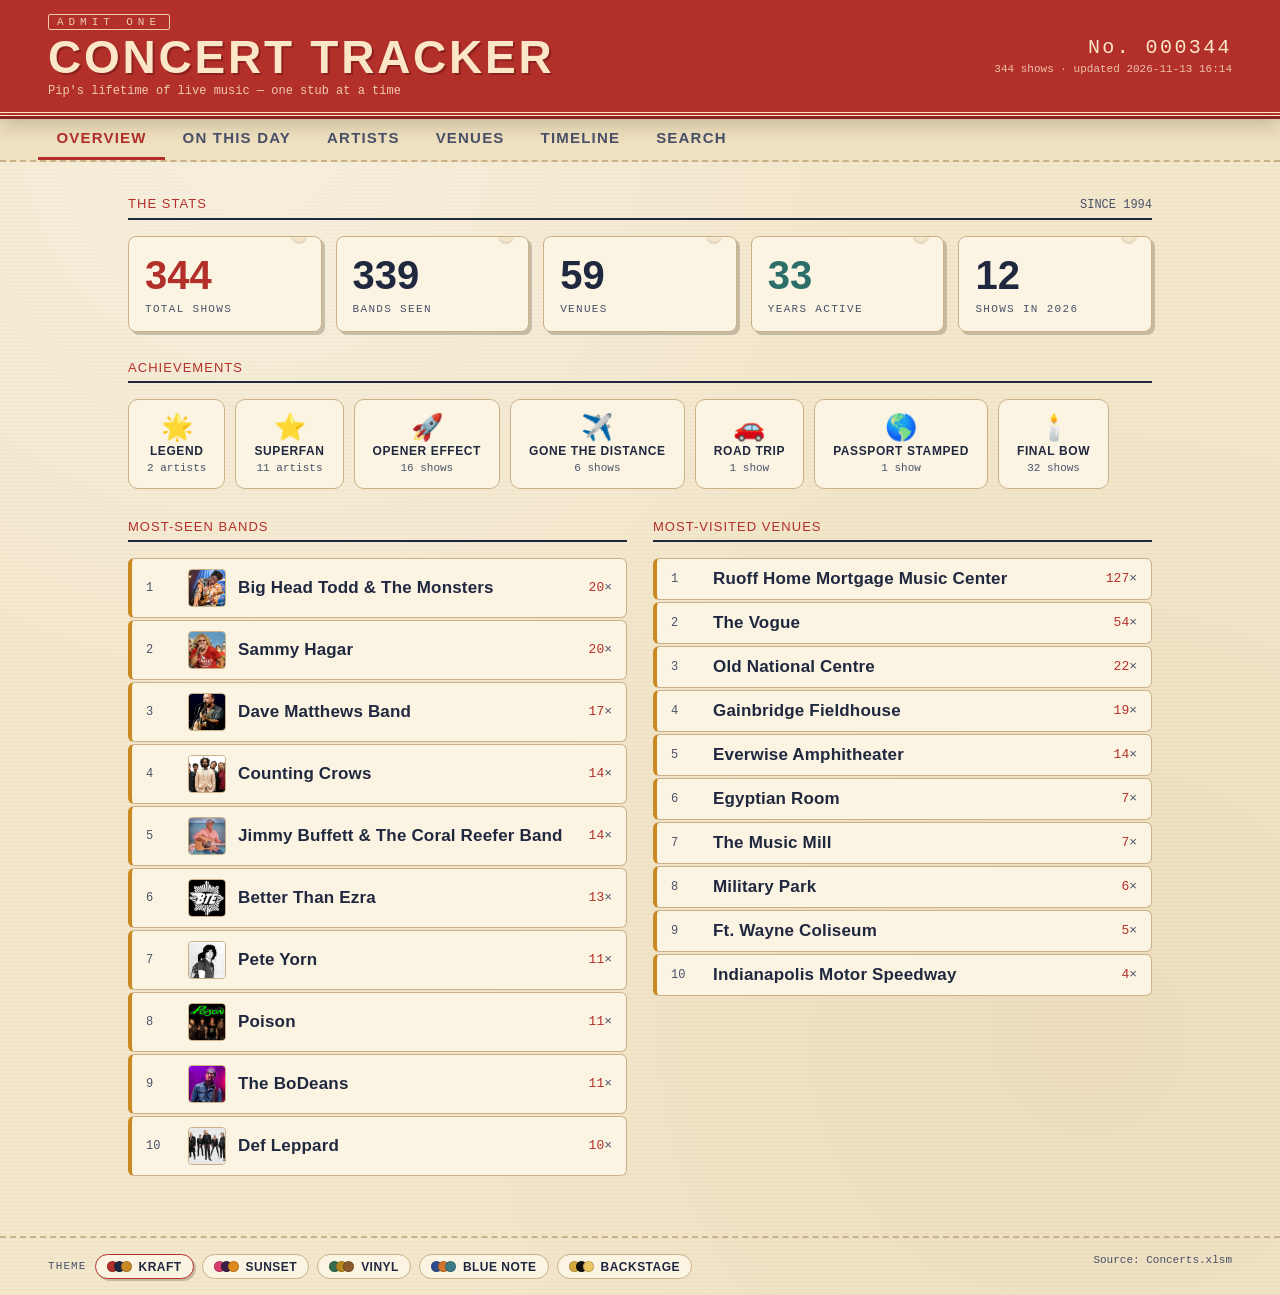
<file: index.html>
<!DOCTYPE html>
<html lang="en">
<head>
  <meta charset="utf-8" />
  <meta name="viewport" content="width=device-width, initial-scale=1" />
  <title>Pip's Concert Tracker</title>

  <!-- PWA -->
  <link rel="manifest" href="manifest.json" />
  <meta name="theme-color" content="#20283f" />
  <meta name="apple-mobile-web-app-capable" content="yes" />
  <meta name="apple-mobile-web-app-status-bar-style" content="black-translucent" />
  <meta name="apple-mobile-web-app-title" content="Concerts" />
  <link rel="apple-touch-icon" href="icon-192.png" />

  <link rel="stylesheet" href="styles.css" />
</head>
<body>
  <!-- top stub -->
  <header class="masthead">
    <div class="masthead-left">
      <div class="admit-one">ADMIT ONE</div>
      <h1 class="title">CONCERT&nbsp;TRACKER</h1>
      <div class="subtitle">Pip's lifetime of live music &mdash; one stub at a time</div>
    </div>
    <div class="masthead-right">
      <div class="serial" id="masthead-serial">No.&nbsp;000000</div>
      <div class="meta-line" id="masthead-meta">loading&hellip;</div>
      <button class="nav-toggle" id="nav-toggle" aria-label="Open navigation">&#9776;</button>
    </div>
  </header>

  <div class="mobile-nav" id="mobile-nav">
    <button class="mobile-nav-item is-active" data-view="overview">Overview</button>
    <button class="mobile-nav-item" data-view="onthisday">On This Day</button>
    <button class="mobile-nav-item" data-view="artists">Artists</button>
    <button class="mobile-nav-item" data-view="venues">Venues</button>
    <button class="mobile-nav-item" data-view="timeline">Timeline</button>
    <button class="mobile-nav-item" data-view="search">Search</button>
  </div>

  <nav class="tabs" id="tabs">
    <button class="tab is-active" data-view="overview">Overview</button>
    <button class="tab" data-view="onthisday">On This Day</button>
    <button class="tab" data-view="artists">Artists</button>
    <button class="tab" data-view="venues">Venues</button>
    <button class="tab" data-view="timeline">Timeline</button>
    <button class="tab" data-view="search">Search</button>
  </nav>

  <main id="app">
    <!-- views are rendered here by app.js -->
    <div class="loading" id="loading">Tearing the stub&hellip;</div>
  </main>

  <footer class="footer">
    <div class="theme-picker" id="theme-picker"><span class="tp-label">Theme</span></div>
    <span class="footer-hint"><span id="footer-meta"></span></span>
  </footer>

  <!-- data + config load before the app logic -->
  <script src="config.js"></script>
  <script src="data.js"></script>
  <script src="tour-data.js"></script>
  <script src="app.js"></script>

  <script>
    if ('serviceWorker' in navigator) {
      navigator.serviceWorker.register('./sw.js').catch(console.error);
    }
  </script>
</body>
</html>
</file>
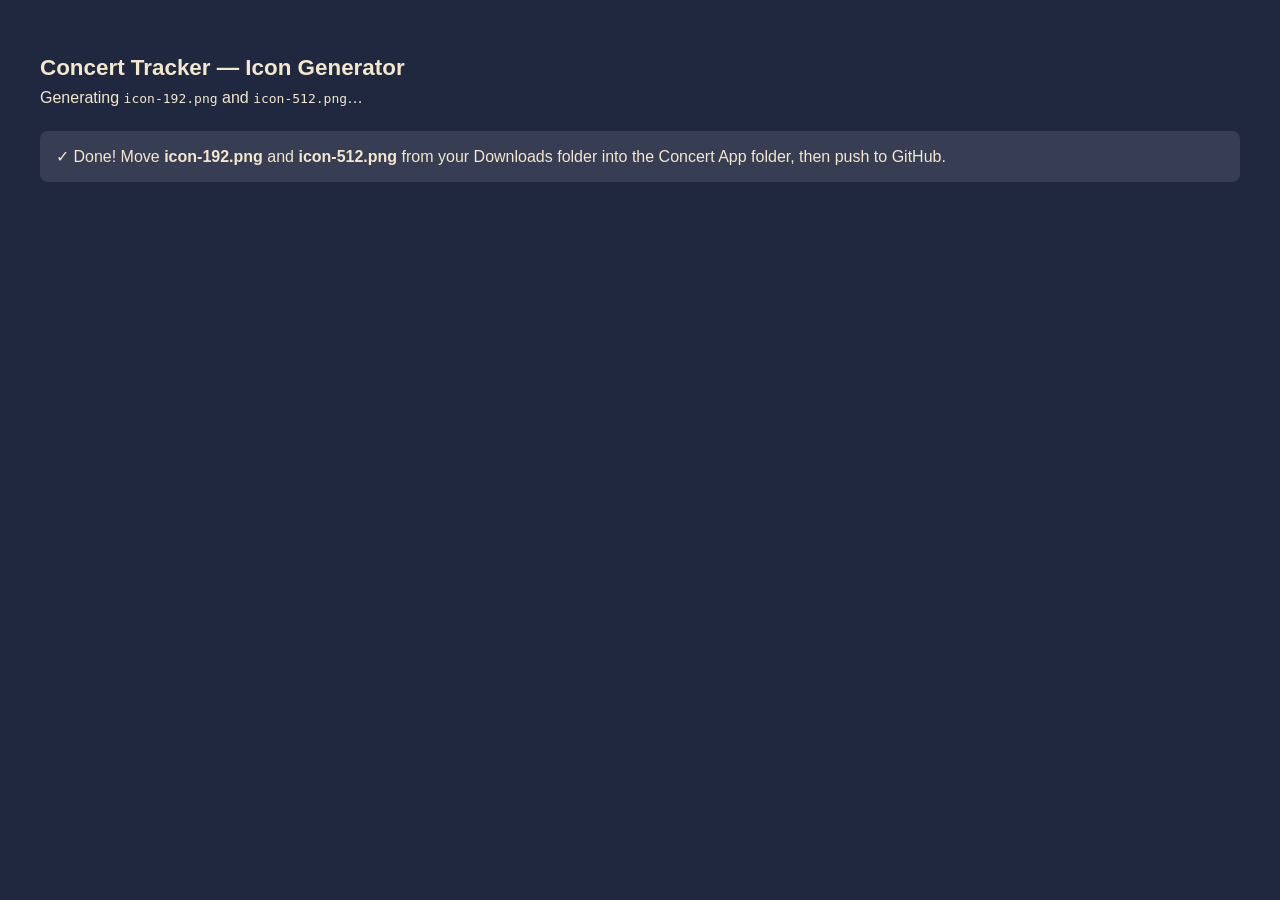
<file: make-icons.html>
<!DOCTYPE html>
<html lang="en">
<head>
  <meta charset="utf-8">
  <title>Concert Tracker — Generate Icons</title>
  <style>
    body { font-family: Arial, sans-serif; padding: 2rem; background: #20283f; color: #f3e7cc; }
    h1 { font-size: 1.4rem; margin-bottom: 0.5rem; }
    p  { margin: 0.4rem 0; }
    canvas { display: none; }
    .status { margin-top: 1.5rem; padding: 1rem; background: rgba(255,255,255,0.1); border-radius: 8px; }
  </style>
</head>
<body>
  <h1>Concert Tracker — Icon Generator</h1>
  <p>Generating <code>icon-192.png</code> and <code>icon-512.png</code>…</p>
  <div class="status" id="status">Working…</div>
  <canvas id="c512" width="512" height="512"></canvas>
  <canvas id="c192" width="192" height="192"></canvas>

  <script>
    function roundRect(ctx, x, y, w, h, r) {
      ctx.beginPath();
      ctx.moveTo(x + r, y);
      ctx.lineTo(x + w - r, y);
      ctx.arcTo(x + w, y, x + w, y + r, r);
      ctx.lineTo(x + w, y + h - r);
      ctx.arcTo(x + w, y + h, x + w - r, y + h, r);
      ctx.lineTo(x + r, y + h);
      ctx.arcTo(x, y + h, x, y + h - r, r);
      ctx.lineTo(x, y + r);
      ctx.arcTo(x, y, x + r, y, r);
      ctx.closePath();
    }

    function drawIcon(canvas) {
      const s = canvas.width;
      const ctx = canvas.getContext('2d');

      // Navy background
      ctx.fillStyle = '#20283f';
      roundRect(ctx, 0, 0, s, s, s * 0.156);
      ctx.fill();

      // Ticket body (cream)
      const tx = s * 0.094, ty = s * 0.297, tw = s * 0.594, th = s * 0.406;
      ctx.fillStyle = '#f3e7cc';
      roundRect(ctx, tx, ty, tw, th, s * 0.027);
      ctx.fill();

      // Stub (darker cream)
      const sx = s * 0.688, sy = ty, sw2 = s * 0.219, sh = th;
      ctx.fillStyle = '#efe0bf';
      roundRect(ctx, sx, sy, sw2, sh, s * 0.027);
      ctx.fill();

      // Perf notch circles
      ctx.fillStyle = '#20283f';
      ctx.beginPath(); ctx.arc(sx, ty, s * 0.039, 0, Math.PI * 2); ctx.fill();
      ctx.beginPath(); ctx.arc(sx, ty + th, s * 0.039, 0, Math.PI * 2); ctx.fill();

      // Perf dashes
      ctx.strokeStyle = '#20283f';
      ctx.lineWidth = s * 0.008;
      ctx.setLineDash([s * 0.031, s * 0.023]);
      ctx.beginPath();
      ctx.moveTo(sx, ty + s * 0.039);
      ctx.lineTo(sx, ty + th - s * 0.039);
      ctx.stroke();
      ctx.setLineDash([]);

      // Gold accent stripe
      ctx.fillStyle = '#c98a23';
      ctx.beginPath();
      roundRect(ctx, tx + s * 0.039, ty + th * 0.25, tw - s * 0.078, s * 0.014, s * 0.007);
      ctx.fill();

      // CT text
      ctx.fillStyle = '#20283f';
      ctx.font = `900 ${s * 0.273}px Arial, Helvetica, sans-serif`;
      ctx.textAlign = 'center';
      ctx.textBaseline = 'alphabetic';
      ctx.fillText('CT', tx + tw / 2, ty + th * 0.775);

      // ADMIT ONE rotated text on stub
      ctx.save();
      ctx.translate(sx + sw2 / 2, ty + th / 2);
      ctx.rotate(-Math.PI / 2);
      ctx.fillStyle = '#20283f';
      ctx.font = `${s * 0.043}px Courier New, Courier, monospace`;
      ctx.textAlign = 'center';
      ctx.textBaseline = 'middle';
      ctx.fillText('ADMIT ONE', 0, 0);
      ctx.restore();
    }

    function download(canvas, filename, cb) {
      canvas.toBlob(blob => {
        const a = document.createElement('a');
        a.download = filename;
        a.href = URL.createObjectURL(blob);
        document.body.appendChild(a);
        a.click();
        document.body.removeChild(a);
        setTimeout(() => URL.revokeObjectURL(a.href), 1000);
        if (cb) cb();
      }, 'image/png');
    }

    const c512 = document.getElementById('c512');
    const c192 = document.getElementById('c192');
    drawIcon(c512);
    drawIcon(c192);

    // Stagger downloads so browser doesn't block both
    download(c512, 'icon-512.png', () => {
      setTimeout(() => {
        download(c192, 'icon-192.png', () => {
          document.getElementById('status').innerHTML =
            '✓ Done! Move <strong>icon-192.png</strong> and <strong>icon-512.png</strong> ' +
            'from your Downloads folder into the Concert App folder, then push to GitHub.';
        });
      }, 400);
    });
  </script>
</body>
</html>
</file>
<file: styles.css>
/* ===========================================================================
   Concert Tracker -- retro concert-ticket theme
   Warm kraft paper, deep red + navy ink, monospace serials, perforated stubs.
   No web fonts (fully offline): condensed system sans + Courier.
   =========================================================================== */

:root {
  --paper:      #f3e7cc;   /* kraft / cream background          */
  --paper-2:    #efe0bf;   /* slightly darker panel             */
  --card:       #fbf4e3;   /* ticket stock                      */
  --ink:        #20283f;   /* deep navy ink                     */
  --ink-soft:   #4a5169;
  --red:        #b32f2a;   /* stamp red                         */
  --red-deep:   #8c211d;
  --gold:       #c98a23;   /* mustard accent                    */
  --teal:       #2c6e6a;
  --line:       #cbb187;   /* hairline / perforation            */
  --shadow:     rgba(40, 28, 10, 0.22);

  --font-display: "Arial Narrow", "Oswald", "Helvetica Neue", Arial, sans-serif;
  --font-mono:    "Courier New", ui-monospace, monospace;
  --font-body:    "Helvetica Neue", Arial, system-ui, sans-serif;

  --stub-bg:    #20283f;   /* dark accent: ticket stub & detail head */
  --on-stub:    #fbf4e3;   /* text on --stub-bg                     */
  --on-red:     #fbe6c8;   /* text on the --red masthead            */
}

/* ===========================================================================
   THEME VARIANTS  (switchable live via the picker; saved to localStorage)
   Each overrides the palette + font pairing. Mono (Courier) stays for serials.
   =========================================================================== */

/* B -- Sunset Festival: warm peach, magenta-red, deep grape, tangerine */
html[data-theme="sunset"] {
  --paper: #fbe7d2; --paper-2: #f7d9bd; --card: #fff3e4;
  --ink: #3a1d46; --ink-soft: #6e4566;
  --red: #d63b6b; --red-deep: #a82753;
  --gold: #e08a1e; --teal: #c8527a;
  --line: #e6b78f; --shadow: rgba(120, 40, 60, 0.20);
  --stub-bg: #3a1d46; --on-stub: #fff3e4; --on-red: #fff3e4;
  --font-display: "Franklin Gothic Medium", "Arial Narrow", Impact, sans-serif;
  --font-body: "Trebuchet MS", "Segoe UI", Arial, sans-serif;
}

/* C -- Vintage Vinyl: aged paper, forest green, mustard, warm brown (serif) */
html[data-theme="vinyl"] {
  --paper: #ece3cf; --paper-2: #e3d8be; --card: #f6efdc;
  --ink: #2c2a22; --ink-soft: #5d5640;
  --red: #356b4f; --red-deep: #244c38;
  --gold: #b5871f; --teal: #8a5a2b;
  --line: #c8b78a; --shadow: rgba(50, 40, 20, 0.22);
  --stub-bg: #2c2a22; --on-stub: #f6efdc; --on-red: #f6efdc;
  --font-display: "Bookman Old Style", Georgia, "Times New Roman", serif;
  --font-body: Georgia, "Times New Roman", serif;
}

/* D -- Blue Note: cool ivory, indigo, burnt orange, slate */
html[data-theme="bluenote"] {
  --paper: #eef0e6; --paper-2: #e3e6d8; --card: #f8f9f1;
  --ink: #1c2740; --ink-soft: #46506a;
  --red: #2f4a8c; --red-deep: #213664;
  --gold: #d2742a; --teal: #3d7c87;
  --line: #c2c7b3; --shadow: rgba(30, 40, 60, 0.18);
  --stub-bg: #1c2740; --on-stub: #f8f9f1; --on-red: #f8f9f1;
  --font-display: "Century Gothic", "Gill Sans", "Trebuchet MS", sans-serif;
  --font-body: Verdana, "Segoe UI", Arial, sans-serif;
}

/* E -- Backstage (dark): charcoal, gold, cream text */
html[data-theme="backstage"] {
  --paper: #1b1916; --paper-2: #232019; --card: #2c2820;
  --ink: #f1e6cd; --ink-soft: #b9ab8c;
  --red: #d7a83c; --red-deep: #b3892a;
  --gold: #ecc663; --teal: #79b3a3;
  --line: #4a4334; --shadow: rgba(0, 0, 0, 0.45);
  --stub-bg: #12110e; --on-stub: #f1e6cd; --on-red: #1b1916;
  --font-display: "Arial Narrow", "Oswald", "Helvetica Neue", Arial, sans-serif;
  --font-body: "Helvetica Neue", Arial, system-ui, sans-serif;
}

* { box-sizing: border-box; }

html, body {
  margin: 0;
  padding: 0;
  background-color: var(--paper);
  /* subtle paper grain via layered gradients */
  background-image:
    radial-gradient(circle at 20% 10%, rgba(255,255,255,0.35) 0, transparent 40%),
    radial-gradient(circle at 85% 80%, rgba(180,140,70,0.10) 0, transparent 45%),
    repeating-linear-gradient(0deg, rgba(120,90,40,0.025) 0 2px, transparent 2px 4px);
  color: var(--ink);
  font-family: var(--font-body);
  font-size: 16px;
  -webkit-font-smoothing: antialiased;
}

/* ----------------------------------------------------------------- masthead */
.masthead {
  position: sticky;
  top: 0;
  z-index: 20;
  display: flex;
  justify-content: space-between;
  align-items: stretch;
  gap: 18px;
  padding: 14px clamp(16px, 4vw, 48px);
  background: var(--red);
  color: var(--on-red);
  border-bottom: 4px double var(--on-red);
  box-shadow: 0 3px 0 var(--red-deep), 0 8px 18px var(--shadow);
}
.masthead-left { display: flex; flex-direction: column; justify-content: center; }
.admit-one {
  font-family: var(--font-mono);
  font-size: 11px;
  letter-spacing: 0.45em;
  color: var(--on-red);
  border: 1px solid var(--on-red);
  opacity: 0.85;
  padding: 1px 8px;
  width: max-content;
  border-radius: 2px;
  margin-bottom: 6px;
}
.title {
  font-family: var(--font-display);
  font-weight: 800;
  font-stretch: condensed;
  letter-spacing: 0.06em;
  font-size: clamp(26px, 5vw, 46px);
  line-height: 0.95;
  margin: 0;
  text-transform: uppercase;
  text-shadow: 2px 2px 0 var(--red-deep);
}
.subtitle {
  font-family: var(--font-mono);
  font-size: 12px;
  margin-top: 4px;
  color: var(--on-red);
  opacity: 0.85;
}
.masthead-right {
  text-align: right;
  display: flex;
  flex-direction: column;
  justify-content: center;
  font-family: var(--font-mono);
}
.serial { font-size: clamp(14px, 2.4vw, 20px); letter-spacing: 0.12em; color: var(--on-red); }
.meta-line { font-size: 11px; color: var(--on-red); opacity: 0.8; margin-top: 4px; }

/* --------------------------------------------------------------------- tabs */
.tabs {
  position: sticky;
  top: 0;
  z-index: 15;
  display: flex;
  flex-wrap: wrap;
  gap: 0;
  padding: 0 clamp(8px, 3vw, 40px);
  background: var(--paper-2);
  border-bottom: 2px dashed var(--line);
}
.tab {
  appearance: none;
  border: none;
  background: transparent;
  font-family: var(--font-display);
  font-weight: 700;
  text-transform: uppercase;
  letter-spacing: 0.08em;
  font-size: 15px;
  color: var(--ink-soft);
  padding: 13px 18px 11px;
  cursor: pointer;
  border-bottom: 3px solid transparent;
  transition: color .12s, border-color .12s, background .12s;
}
.tab:hover { color: var(--ink); background: rgba(201,138,35,0.10); }
.tab.is-active { color: var(--red); border-bottom-color: var(--red); }

/* --------------------------------------------------------------------- main */
#app {
  max-width: 1080px;
  margin: 0 auto;
  padding: clamp(18px, 3vw, 34px) clamp(14px, 3vw, 28px) 60px;
}
.loading { text-align: center; font-family: var(--font-mono); padding: 80px 0; color: var(--ink-soft); }

.view-head {
  font-family: var(--font-display);
  text-transform: uppercase;
  letter-spacing: 0.08em;
  font-size: 13px;
  color: var(--red);
  border-bottom: 2px solid var(--ink);
  padding-bottom: 6px;
  margin: 30px 0 16px;
  display: flex;
  justify-content: space-between;
  align-items: baseline;
}
.view-head:first-child { margin-top: 0; }
.view-head .count-pill {
  font-family: var(--font-mono);
  font-size: 12px;
  color: var(--ink-soft);
  letter-spacing: 0;
}

/* ------------------------------------------------------------- stat tiles */
.tiles {
  display: grid;
  grid-template-columns: repeat(auto-fit, minmax(150px, 1fr));
  gap: 14px;
}
.tile {
  position: relative;
  background: var(--card);
  border: 1px solid var(--line);
  border-radius: 8px;
  padding: 18px 16px 16px;
  box-shadow: 3px 3px 0 var(--shadow);
  overflow: hidden;
}
.tile::before { /* punched corner */
  content: "";
  position: absolute;
  top: -9px; right: 14px;
  width: 16px; height: 16px;
  border-radius: 50%;
  background: var(--paper);
  box-shadow: inset 0 -2px 2px rgba(0,0,0,.08);
}
.tile .num {
  font-family: var(--font-display);
  font-weight: 800;
  font-size: 40px;
  line-height: 1;
  color: var(--ink);
}
.tile .label {
  font-family: var(--font-mono);
  font-size: 11px;
  text-transform: uppercase;
  letter-spacing: 0.12em;
  color: var(--ink-soft);
  margin-top: 8px;
}
.tile.accent .num { color: var(--red); }
.tile.accent2 .num { color: var(--teal); }

/* ------------------------------------------------------------ ticket cards */
.tickets { display: flex; flex-direction: column; gap: 16px; }

.ticket {
  position: relative;
  display: flex;
  background: var(--card);
  border: 1px solid var(--line);
  border-radius: 10px;
  box-shadow: 4px 4px 0 var(--shadow);
  overflow: hidden;
}
/* the perforated stub on the left */
.ticket .stub {
  flex: 0 0 96px;
  background: var(--stub-bg);
  color: var(--on-stub);
  display: flex;
  flex-direction: column;
  align-items: center;
  justify-content: center;
  text-align: center;
  padding: 12px 6px;
  position: relative;
}
.ticket .stub .mo {
  font-family: var(--font-display);
  font-weight: 800;
  font-size: 13px;
  letter-spacing: 0.18em;
  text-transform: uppercase;
  color: var(--gold);
}
.ticket .stub .day {
  font-family: var(--font-display);
  font-weight: 800;
  font-size: 38px;
  line-height: 1;
}
.ticket .stub .yr {
  font-family: var(--font-mono);
  font-size: 13px;
  margin-top: 4px;
  color: #d9c49a;
}
.ticket .stub .nodate {
  font-family: var(--font-mono);
  font-size: 11px;
  color: #d9c49a;
}
/* perforation line between stub and body */
.ticket .stub::after {
  content: "";
  position: absolute;
  right: -1px; top: 8px; bottom: 8px;
  border-right: 2px dashed rgba(251,244,227,0.55);
}
/* notch circles top & bottom of the perforation */
.ticket::before, .ticket::after {
  content: "";
  position: absolute;
  left: 88px;
  width: 16px; height: 16px;
  background: var(--paper);
  border-radius: 50%;
  z-index: 2;
}
.ticket::before { top: -9px; }
.ticket::after  { bottom: -9px; }

.ticket .body {
  flex: 1 1 auto;
  padding: 14px 18px;
  min-width: 0;
}
.ticket .headliner {
  font-family: var(--font-display);
  font-weight: 800;
  font-size: clamp(19px, 3vw, 25px);
  letter-spacing: 0.02em;
  line-height: 1.05;
  color: var(--ink);
}
.ticket .support {
  font-family: var(--font-body);
  font-size: 13px;
  color: var(--ink-soft);
  margin-top: 3px;
}
.ticket .support .w { color: var(--gold); font-weight: 700; }
.ticket .tour-name {
  font-family: var(--font-mono);
  font-size: 11px;
  text-transform: uppercase;
  letter-spacing: 0.1em;
  color: var(--teal);
  margin-top: 5px;
}
.ticket .venue {
  font-family: var(--font-mono);
  font-size: 13px;
  margin-top: 10px;
  color: var(--ink);
}
.ticket .venue .city { color: var(--ink-soft); }
.ticket .ticket-foot {
  margin-top: 12px;
  display: flex;
  align-items: center;
  justify-content: space-between;
  gap: 12px;
}
.ticket .barcode {
  height: 26px;
  flex: 1 1 auto;
  max-width: 240px;
  background-image: repeating-linear-gradient(
    90deg, var(--ink) 0 2px, transparent 2px 3px,
    var(--ink) 3px 4px, transparent 4px 7px,
    var(--ink) 7px 10px, transparent 10px 11px);
  opacity: 0.8;
}
.ticket .setlist-link {
  flex: 0 0 auto;
  font-family: var(--font-mono);
  font-size: 12px;
  font-weight: 700;
  letter-spacing: 0.04em;
  text-decoration: none;
  color: var(--red);
  border: 1px solid var(--red);
  border-radius: 4px;
  padding: 4px 9px;
  white-space: nowrap;
  transition: background .1s, color .1s, transform .08s;
}
.ticket .setlist-link:hover {
  background: var(--red);
  color: var(--on-red);
  transform: translateY(-1px);
}
.ticket .setlist-link .ext { font-size: 11px; }
/* exact (API-resolved) links are filled so they stand out from search links */
.ticket .setlist-link.is-direct {
  background: var(--red);
  color: var(--on-red);
}
.ticket .setlist-link.is-direct:hover {
  background: var(--red-deep);
  border-color: var(--red-deep);
}
/* clickable band names inside tickets */
.ticket .band-link {
  font: inherit;
  color: inherit;
  background: none;
  border: none;
  padding: 0;
  cursor: pointer;
  line-height: inherit;
  text-decoration: none;
}
/* supporting acts get a dotted underline to signal they're clickable */
.ticket .support .band-link { border-bottom: 1px dotted currentColor; }
.ticket .support .band-link:hover { color: var(--red); border-bottom-style: solid; }
/* the headliner is already prominent: underline only on hover */
.ticket .headliner .band-link:hover { color: var(--red); text-decoration: underline; }
/* clickable venue name -- same dotted-underline affordance as supporting acts */
.ticket .venue-link {
  font: inherit;
  color: inherit;
  background: none;
  border: none;
  padding: 0;
  cursor: pointer;
  line-height: inherit;
  border-bottom: 1px dotted currentColor;
}
.ticket .venue-link:hover { color: var(--red); border-bottom-style: solid; }
.ticket .badge {
  position: absolute;
  top: 10px; right: 12px;
  font-family: var(--font-display);
  font-weight: 800;
  text-transform: uppercase;
  letter-spacing: 0.08em;
  font-size: 11px;
  color: var(--red);
  border: 2px solid var(--red);
  border-radius: 4px;
  padding: 2px 8px;
  transform: rotate(6deg);
  opacity: 0.85;
}

/* clickable rows (artists / venues lists) ----------------------------------- */
.rowlist { display: flex; flex-direction: column; gap: 2px; }
.rowitem {
  display: flex;
  align-items: center;
  gap: 12px;
  width: 100%;
  text-align: left;
  background: var(--card);
  border: 1px solid var(--line);
  border-left: 4px solid var(--gold);
  border-radius: 6px;
  padding: 10px 14px;
  cursor: pointer;
  font: inherit;
  color: var(--ink);
  transition: transform .08s, box-shadow .08s, border-color .08s;
}
.rowitem:hover { transform: translateX(3px); box-shadow: 3px 3px 0 var(--shadow); border-left-color: var(--red); }
.rowitem .artist-thumb {
  width: 38px;
  height: 38px;
  object-fit: cover;
  border-radius: 4px;
  flex: 0 0 38px;
  border: 1px solid var(--line);
}
.rowitem .rank {
  font-family: var(--font-mono);
  font-size: 12px;
  color: var(--ink-soft);
  width: 30px;
  flex: 0 0 30px;
}
.rowitem .name {
  font-family: var(--font-display);
  font-weight: 700;
  font-size: 17px;
  letter-spacing: 0.01em;
  flex: 1 1 auto;
  min-width: 0;            /* allow the name to shrink & ellipsis instead of overflowing */
  white-space: nowrap;
  overflow: hidden;
  text-overflow: ellipsis;
}
.rowitem .cnt {
  font-family: var(--font-mono);
  font-size: 13px;
  color: var(--red);
  flex: 0 0 auto;
}
.rowitem .cnt .x { color: var(--ink-soft); }

/* ------------------------------------------------------------------ search */
.searchbar { position: relative; margin-bottom: 8px; }
.searchbar input {
  width: 100%;
  font-family: var(--font-mono);
  font-size: 16px;
  padding: 14px 16px;
  background: var(--card);
  border: 2px solid var(--ink);
  border-radius: 8px;
  color: var(--ink);
  box-shadow: 3px 3px 0 var(--shadow);
}
.searchbar input::placeholder { color: var(--ink-soft); }
.search-controls { display: flex; flex-wrap: wrap; gap: 8px; align-items: center; margin: 10px 0 18px; }
.chip {
  font-family: var(--font-mono);
  font-size: 12px;
  background: var(--card);
  border: 1px solid var(--line);
  border-radius: 20px;
  padding: 5px 12px;
  cursor: pointer;
  color: var(--ink-soft);
}
.chip.is-active { background: var(--ink); color: var(--card); border-color: var(--ink); }
.empty {
  font-family: var(--font-mono);
  color: var(--ink-soft);
  text-align: center;
  padding: 40px 0;
}

/* ---------------------------------------------------------------- detail */
.detail-head {
  background: var(--stub-bg);
  color: var(--on-stub);
  border-radius: 10px;
  padding: 18px 20px;
  margin-bottom: 18px;
  box-shadow: 4px 4px 0 var(--shadow);
}
.detail-head .back {
  font-family: var(--font-mono);
  font-size: 12px;
  color: var(--gold);
  cursor: pointer;
  background: none; border: none; padding: 0;
  margin-bottom: 10px;
}
.detail-head h2 {
  font-family: var(--font-display);
  font-weight: 800;
  text-transform: uppercase;
  font-size: clamp(24px, 4vw, 34px);
  margin: 0;
  letter-spacing: 0.02em;
}
.detail-head .aka {
  font-family: var(--font-mono);
  font-size: 12.5px;
  color: #e7d4ab;
  margin-top: 8px;
}
.detail-head .aka .aka-tag {
  display: inline-block;
  font-family: var(--font-display);
  font-weight: 800;
  text-transform: uppercase;
  letter-spacing: 0.12em;
  font-size: 10px;
  color: var(--stub-bg);
  background: var(--gold);
  padding: 2px 7px;
  border-radius: 3px;
  margin-right: 8px;
  transform: rotate(-1.5deg);
}
.detail-head .stat-line {
  font-family: var(--font-mono);
  font-size: 13px;
  color: #d9c49a;
  margin-top: 8px;
  display: flex;
  flex-wrap: wrap;
  gap: 6px 18px;
}
.detail-head .stat-line b { color: var(--on-stub); }
.detail-head-banner {
  position: relative;
  overflow: hidden;
}
.detail-head-banner::before {
  content: '';
  position: absolute;
  inset: 0;
  background: linear-gradient(to right, rgba(0,0,0,0.6) 0%, rgba(0,0,0,0.15) 60%, rgba(0,0,0,0) 100%);
  z-index: 0;
}
.detail-head-banner > *,
.detail-head-banner .detail-head-inner {
  position: relative;
  z-index: 1;
}
.detail-head-banner h2,
.detail-head-banner .stat-line,
.detail-head-banner .aka {
  text-shadow: 0 1px 4px rgba(0,0,0,0.8);
}
.detail-head-banner .back { text-shadow: 0 1px 3px rgba(0,0,0,0.8); }

.detail-head-inner {
  display: flex;
  align-items: flex-start;
  gap: 18px;
}
.detail-head-text { flex: 1 1 auto; min-width: 0; }
.detail-head .artist-photo {
  width: 110px;
  height: 110px;
  object-fit: cover;
  border-radius: 6px;
  flex: 0 0 110px;
  border: 2px solid var(--gold);
  box-shadow: 3px 3px 0 rgba(0,0,0,0.3);
}

/* ------------------------------------------------------------------ charts */
.chart-card {
  background: var(--card);
  border: 1px solid var(--line);
  border-radius: 10px;
  padding: 18px 18px 10px;
  box-shadow: 4px 4px 0 var(--shadow);
  margin-bottom: 22px;
}
.chart-card h3 {
  font-family: var(--font-display);
  text-transform: uppercase;
  letter-spacing: 0.06em;
  font-size: 16px;
  color: var(--ink);
  margin: 0 0 12px;
}
.chart-card svg { display: block; width: 100%; height: auto; overflow: visible; }
.chart-card .bar-rect { fill: var(--red); }
.chart-card .bar-rect.alt { fill: var(--teal); }
.chart-card .axis { stroke: var(--line); stroke-width: 1; }
.chart-card .axis-text { font-family: var(--font-mono); font-size: 10px; fill: var(--ink-soft); }
.chart-card .val-text  { font-family: var(--font-mono); font-size: 10px; fill: var(--ink); }
.chart-card .line-path { fill: none; stroke: var(--teal); stroke-width: 2.5; }
.chart-card .line-dot  { fill: var(--gold); stroke: var(--ink); stroke-width: 1; }

/* --------------------------------------------------------- fun stat strips */
.factgrid {
  display: grid;
  grid-template-columns: repeat(auto-fit, minmax(230px, 1fr));
  gap: 14px;
}
.fact {
  background: var(--card);
  border: 1px solid var(--line);
  border-radius: 8px;
  padding: 14px 16px;
  box-shadow: 3px 3px 0 var(--shadow);
  border-top: 4px solid var(--teal);
}
.fact .k {
  font-family: var(--font-mono);
  font-size: 11px;
  text-transform: uppercase;
  letter-spacing: 0.1em;
  color: var(--ink-soft);
}
.fact .v {
  font-family: var(--font-display);
  font-weight: 800;
  font-size: 22px;
  margin-top: 6px;
  color: var(--ink);
  line-height: 1.1;
}
.fact .sub { font-family: var(--font-mono); font-size: 11px; color: var(--ink-soft); margin-top: 4px; }
button.fact-link { font: inherit; color: inherit; text-align: left; cursor: pointer; width: 100%; }
button.fact-link:hover { border-top-color: var(--red); transform: translateY(-2px); box-shadow: 3px 5px 0 var(--shadow); transition: transform .08s, box-shadow .08s, border-color .08s; }

/* milestone callouts (On This Day) */
.milestone {
  background: var(--card);
  border: 1px dashed var(--gold);
  border-left: 5px solid var(--gold);
  border-radius: 8px;
  padding: 12px 16px;
  font-family: var(--font-body);
  margin-bottom: 10px;
}
.milestone .tag {
  font-family: var(--font-display);
  font-weight: 800;
  text-transform: uppercase;
  font-size: 12px;
  letter-spacing: 0.1em;
  color: var(--gold);
}
.milestone .txt { margin-top: 3px; color: var(--ink); }
.milestone .txt b { color: var(--red); }

/* ------------------------------------------------------------------ footer */
.footer {
  border-top: 2px dashed var(--line);
  padding: 16px clamp(16px, 4vw, 48px);
  display: flex;
  justify-content: space-between;
  flex-wrap: wrap;
  gap: 8px;
  font-family: var(--font-mono);
  font-size: 11px;
  color: var(--ink-soft);
}
.footer code { background: rgba(32,40,63,0.08); padding: 1px 5px; border-radius: 3px; }

/* ------------------------------------------------------------ theme picker */
.theme-picker { display: flex; align-items: center; flex-wrap: wrap; gap: 8px; }
.theme-picker .tp-label {
  font-family: var(--font-mono); font-size: 11px; color: var(--ink-soft);
  text-transform: uppercase; letter-spacing: 0.1em;
}
.swatch {
  display: inline-flex; align-items: center; gap: 7px;
  font-family: var(--font-display); font-weight: 700; font-size: 12px;
  text-transform: uppercase; letter-spacing: 0.04em;
  color: var(--ink);
  background: var(--card);
  border: 1px solid var(--line);
  border-radius: 20px;
  padding: 5px 11px 4px;
  cursor: pointer;
  transition: transform .08s, box-shadow .08s, border-color .08s;
}
.swatch:hover { transform: translateY(-1px); box-shadow: 2px 2px 0 var(--shadow); }
.swatch.is-active { border-color: var(--red); box-shadow: 2px 2px 0 var(--shadow); }
.swatch .dots { display: inline-flex; }
.swatch .dots i {
  width: 11px; height: 11px; border-radius: 50%;
  display: inline-block; margin-left: -4px;
  border: 1px solid rgba(0,0,0,0.18);
}
.swatch .dots i:first-child { margin-left: 0; }

/* two-column helper for overview */
.cols2 { display: grid; grid-template-columns: 1fr 1fr; gap: 26px; }
/* let the 1fr tracks shrink so long names truncate instead of widening the column */
.cols2 > div { min-width: 0; }
/* ---------------------------------------------------------- hamburger nav (mobile) */
.nav-toggle {
  display: none;
  appearance: none;
  -webkit-appearance: none;
  background: transparent;
  border: 1px solid rgba(251, 228, 200, 0.7);
  color: var(--on-red);
  font-size: 20px;
  line-height: 1;
  padding: 6px 11px;
  border-radius: 3px;
  cursor: pointer;
  align-self: center;
  flex-shrink: 0;
  transition: background .12s;
  -webkit-tap-highlight-color: transparent;
}
.nav-toggle:hover { background: rgba(255,255,255,0.12); }

.mobile-nav {
  display: none;
  position: fixed;
  left: 0;
  right: 0;
  z-index: 19;
  flex-direction: column;
  background: var(--paper);
  border-bottom: 2px dashed var(--line);
  box-shadow: 0 6px 24px var(--shadow);
}
.mobile-nav.is-open { display: flex; }

.mobile-nav-item {
  appearance: none;
  border: none;
  border-top: 1px dashed var(--line);
  background: transparent;
  font-family: var(--font-display);
  font-weight: 700;
  text-transform: uppercase;
  letter-spacing: 0.08em;
  font-size: 17px;
  color: var(--ink-soft);
  padding: 15px 20px;
  text-align: left;
  cursor: pointer;
  transition: color .1s, background .1s;
}
.mobile-nav-item:first-child { border-top: none; }
.mobile-nav-item:hover  { background: rgba(201,138,35,0.08); color: var(--ink); }
.mobile-nav-item.is-active { color: var(--red); }

@media (max-width: 640px) {
  .nav-toggle { display: block; }
  .tabs { display: none; }
  .masthead-right .serial,
  .masthead-right .meta-line { display: none; }
  .masthead-right { justify-content: center; }
}

@media (max-width: 720px) {
  .cols2 { grid-template-columns: 1fr; }
  .ticket .stub { flex-basis: 78px; }
  .ticket::before, .ticket::after { left: 70px; }
}

/* ===========================================================================
   BADGES & ACHIEVEMENTS
   =========================================================================== */

/* achievement grid on overview page */
.achievement-grid {
  display: flex;
  flex-wrap: wrap;
  gap: 10px;
  margin-bottom: 8px;
}
.achievement {
  appearance: none;
  -webkit-appearance: none;
  display: flex;
  flex-direction: column;
  align-items: center;
  gap: 4px;
  background: var(--card);
  border: 1px solid var(--line);
  border-radius: 10px;
  padding: 14px 18px;
  min-width: 88px;
  cursor: pointer;
  transition: transform .12s, box-shadow .12s;
  -webkit-tap-highlight-color: transparent;
}
.achievement:hover {
  transform: translateY(-2px);
  box-shadow: 0 4px 12px var(--shadow);
}
.ach-icon  { font-size: 26px; line-height: 1; }
.ach-name  { font-family: var(--font-display); font-weight: 700; font-size: 12px; text-transform: uppercase; letter-spacing: 0.05em; color: var(--ink); }
.ach-count { font-family: var(--font-mono); font-size: 11px; color: var(--ink-soft); }

/* per-show badge icons on ticket cards */
.show-badges {
  display: flex;
  gap: 3px;
  flex-wrap: wrap;
  margin-bottom: 5px;
}
.show-badge {
  font-size: 15px;
  cursor: pointer;
  display: inline-block;
  border-radius: 4px;
  padding: 1px 2px;
  transition: background .1s;
  -webkit-tap-highlight-color: transparent;
  line-height: 1.3;
}
.show-badge:hover { background: var(--line); }

/* superfan/legend tag on artist detail page */
.superfan-badge {
  display: inline-block;
  font-family: var(--font-display);
  font-weight: 700;
  font-size: 13px;
  color: var(--gold);
  text-transform: uppercase;
  letter-spacing: 0.05em;
  margin-bottom: 6px;
}

/* badge detail view — final bow artist list */
.badge-artists {
  margin: 12px 20px 4px;
  display: flex;
  flex-direction: column;
  gap: 8px;
}
.badge-artist-row {
  font-family: var(--font-body);
  font-size: 14px;
  color: var(--ink-soft);
  padding: 10px 14px;
  background: var(--card);
  border: 1px solid var(--line);
  border-radius: 6px;
  line-height: 1.5;
}
.badge-artist-row strong { color: var(--ink); }
.badge-count { color: var(--ink-soft); font-size: 12px; }

/* badge detail view — opener effect note */
.badge-note {
  margin: 12px 20px 4px;
  font-family: var(--font-body);
  font-size: 13px;
  color: var(--ink-soft);
  font-style: italic;
}

@media (max-width: 640px) {
  .achievement-grid { gap: 8px; }
  .achievement { min-width: 72px; padding: 12px 12px; }
  .ach-icon { font-size: 22px; }
  .ach-name { font-size: 11px; }
}
</file>
